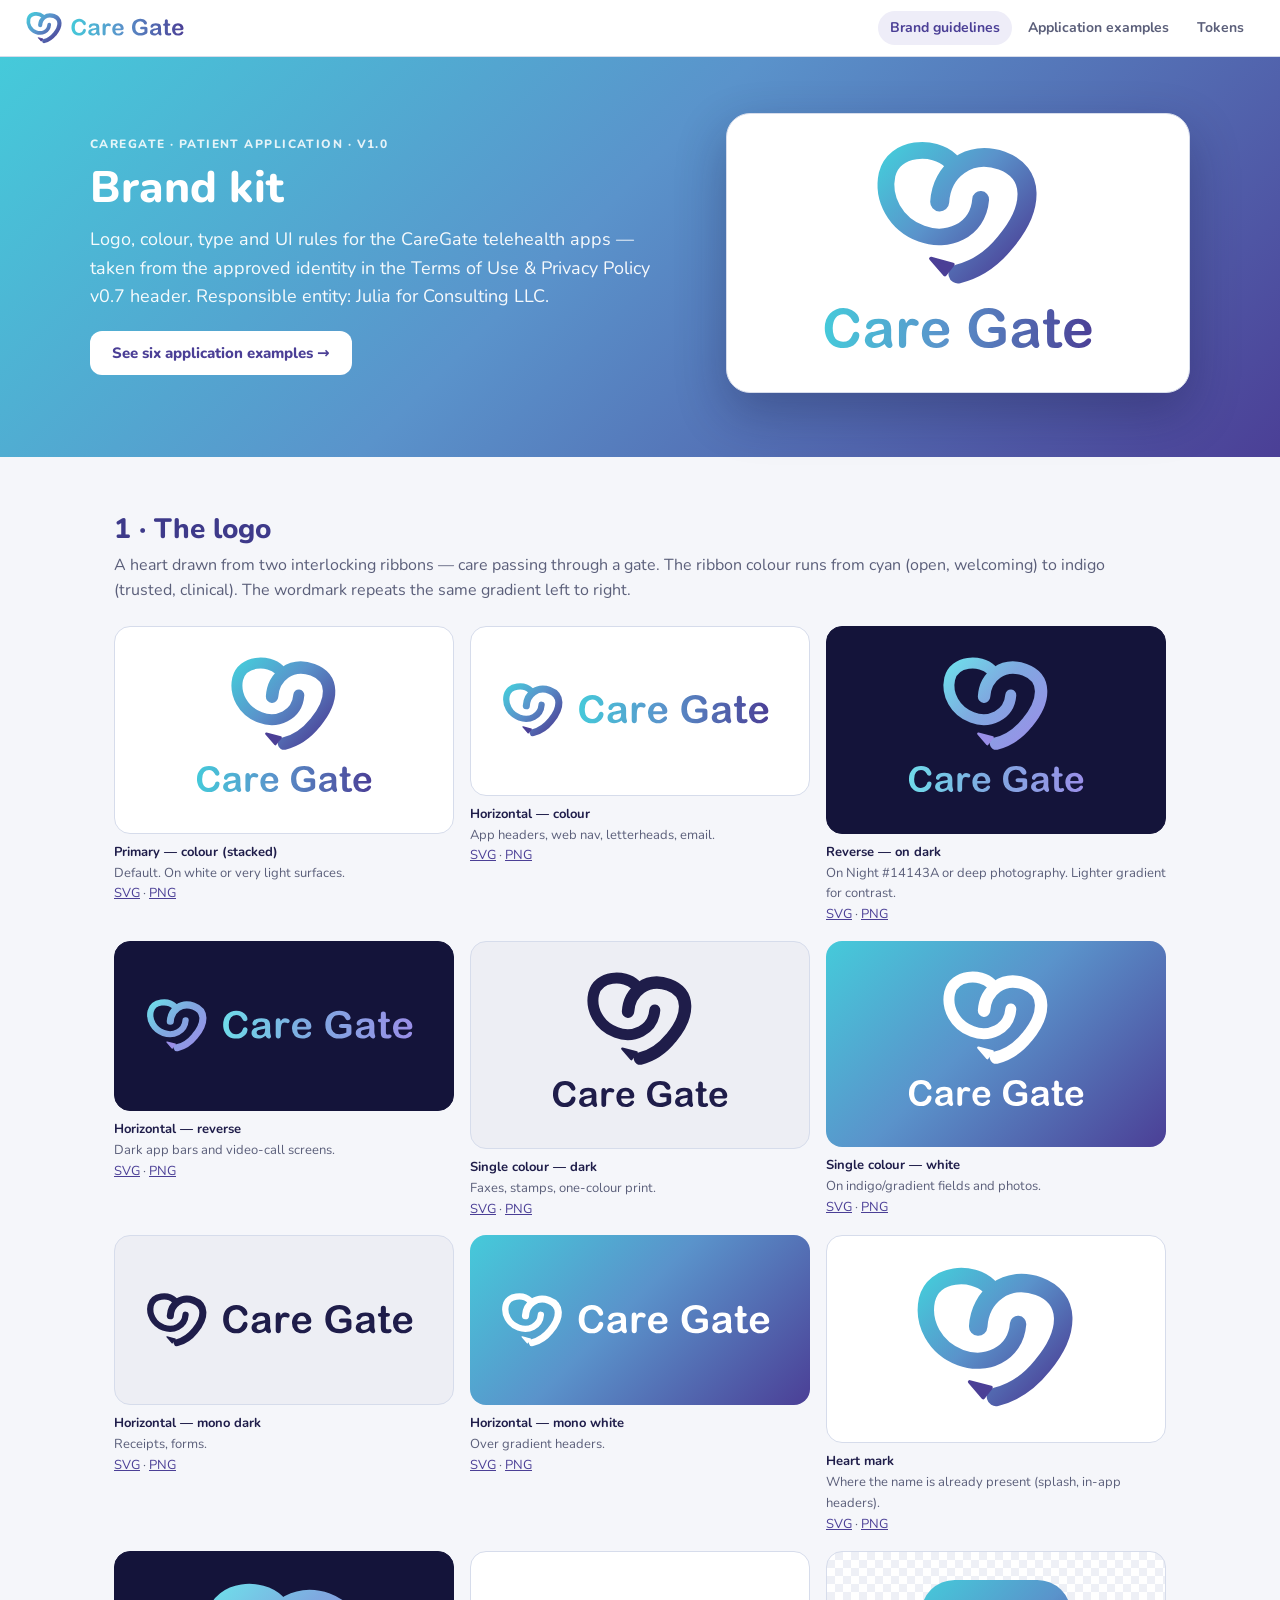
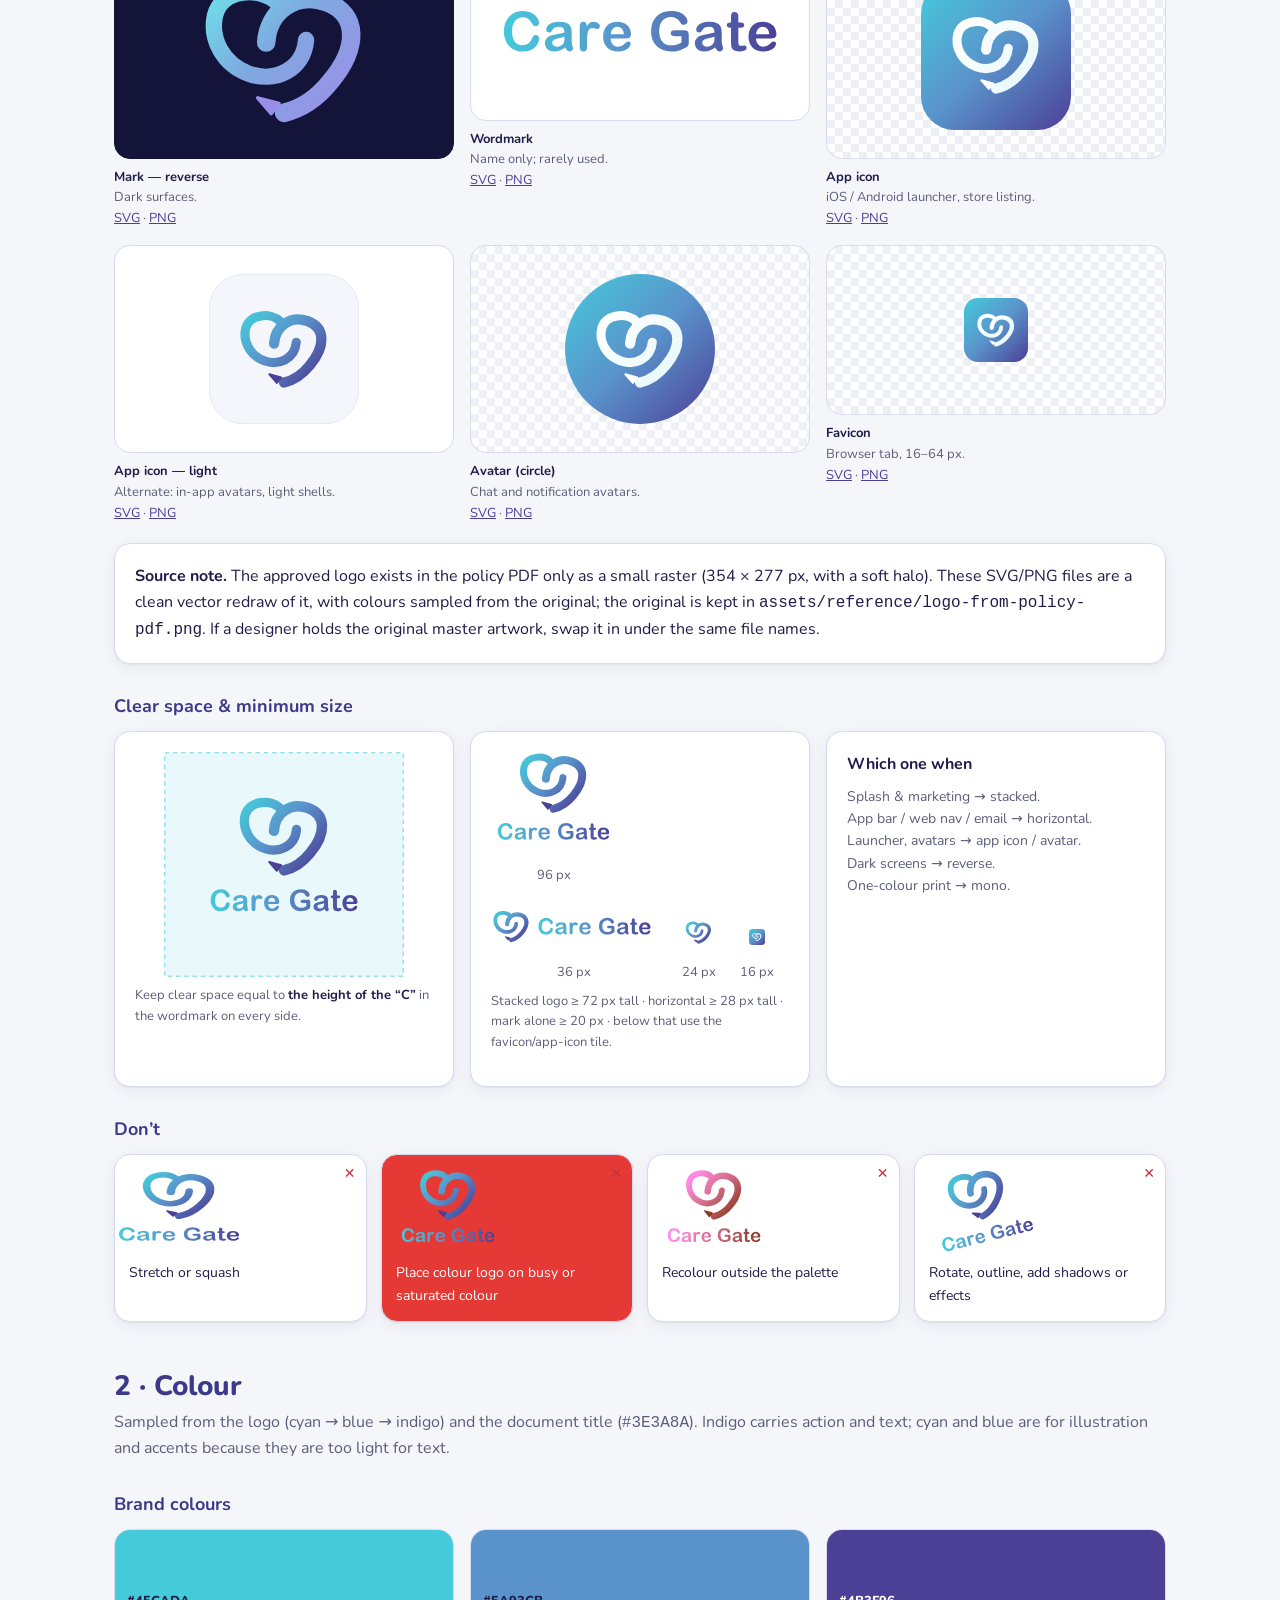
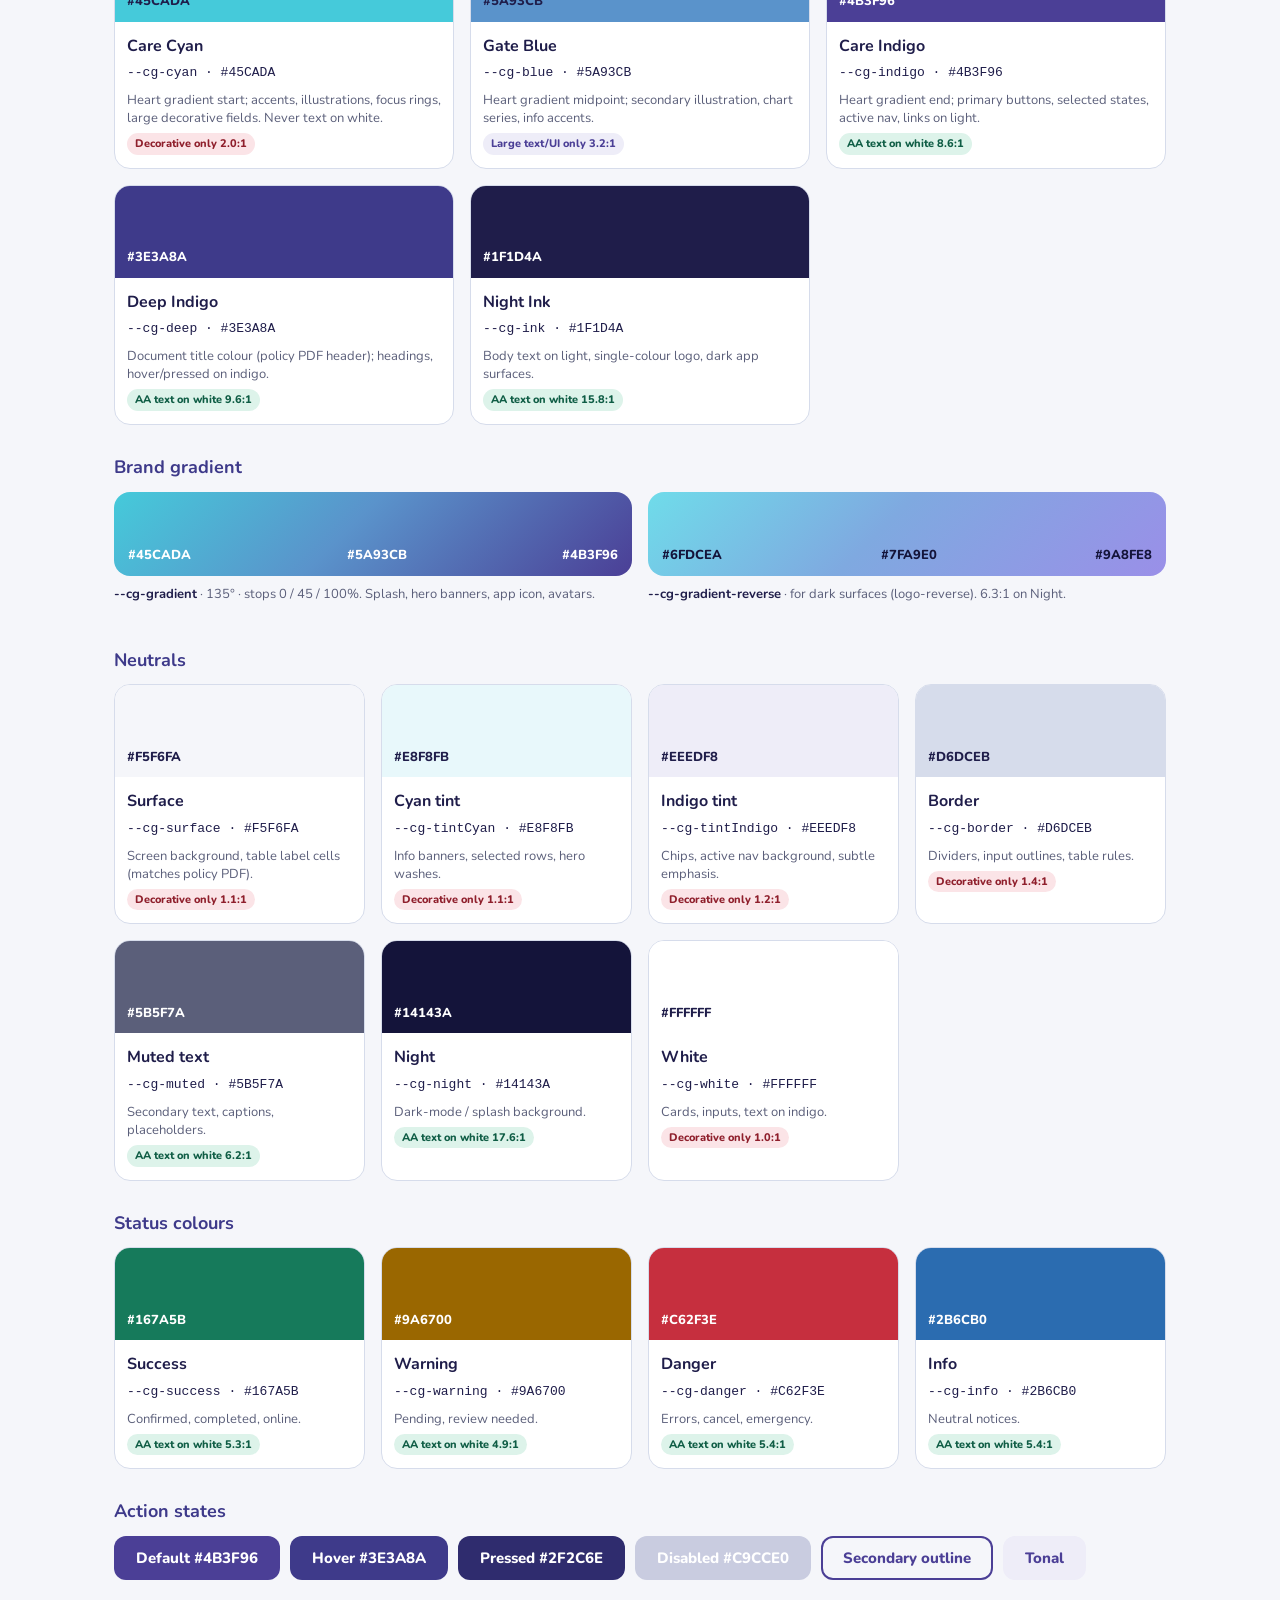
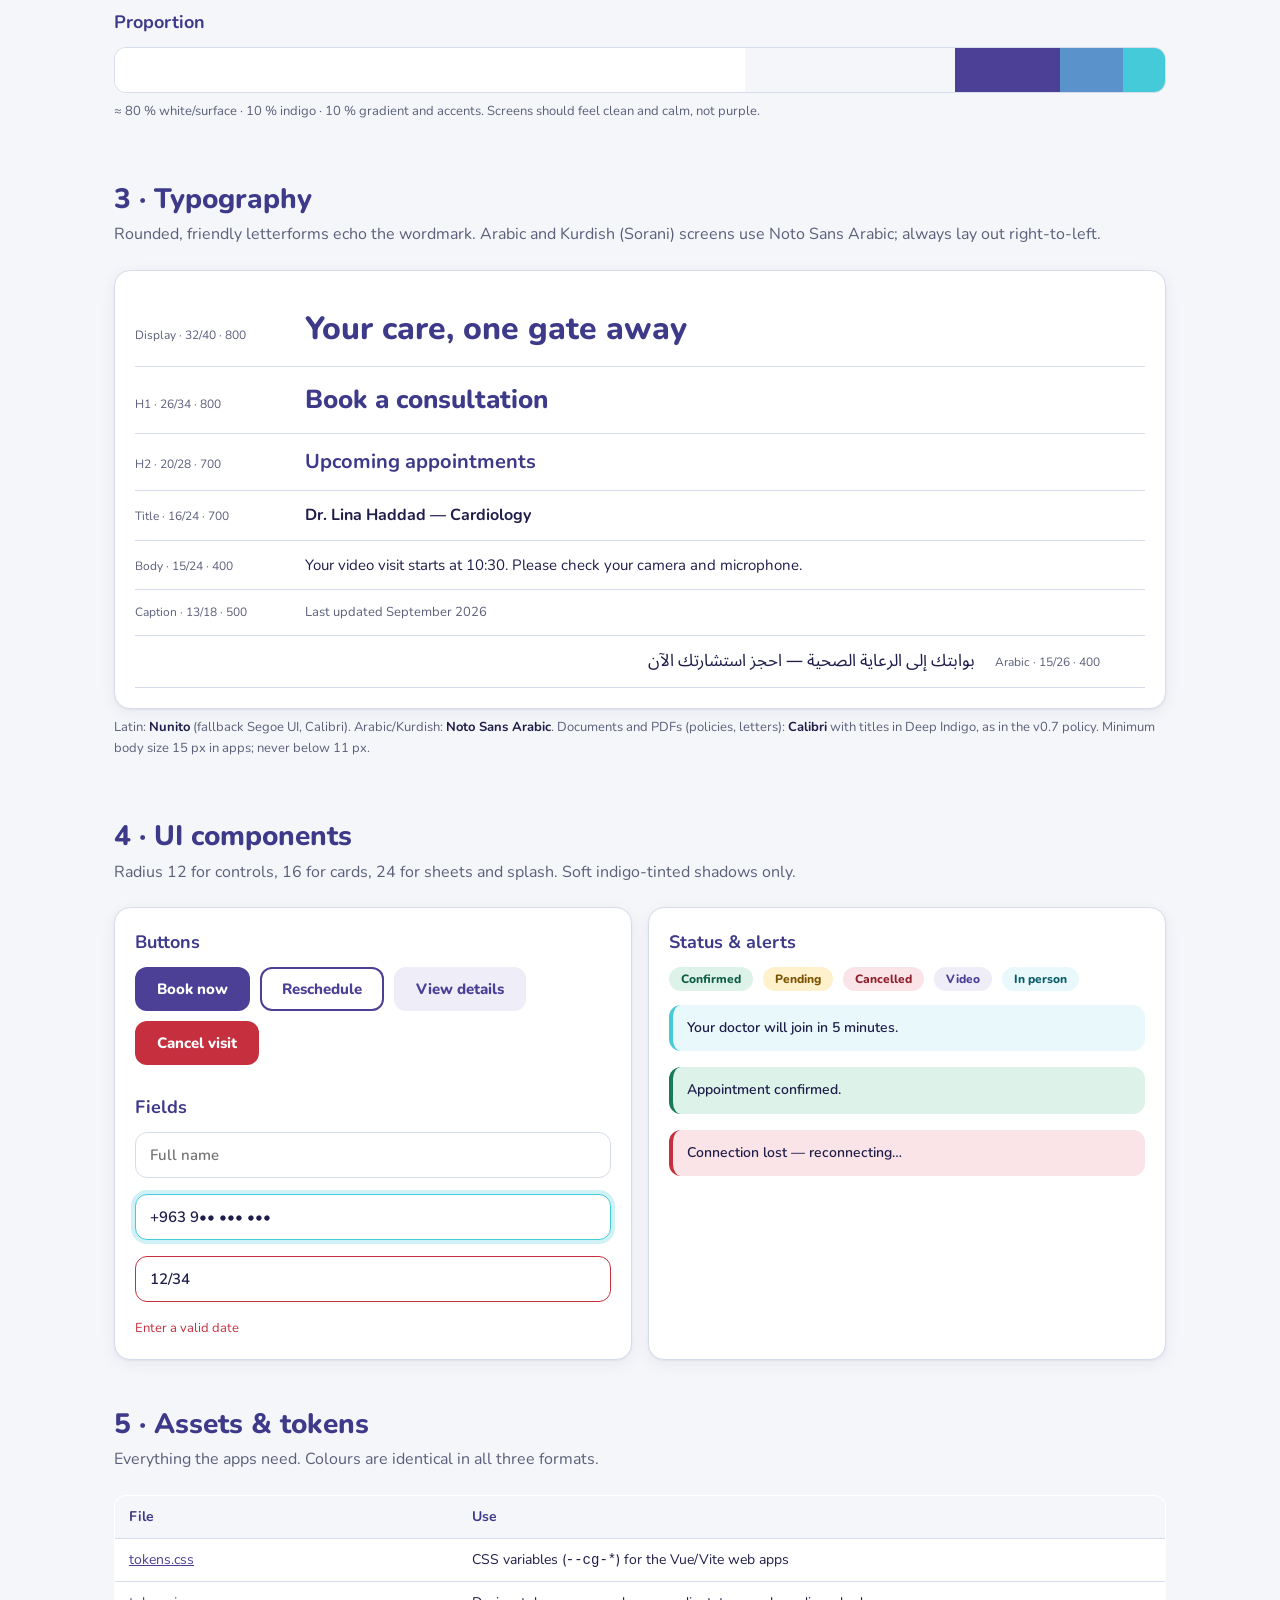
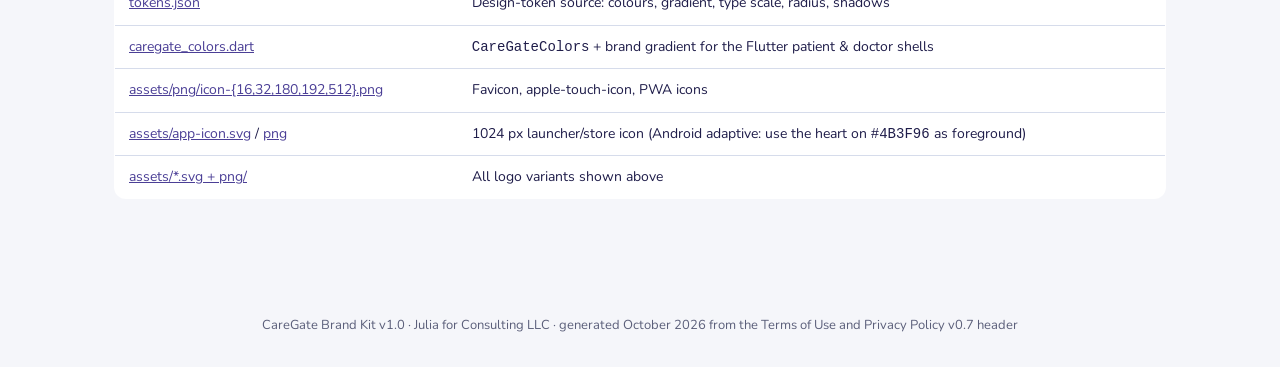
<file: CareGate Brand Kit/index.html>
<!doctype html><html lang="en"><head><meta charset="utf-8"><meta name="viewport" content="width=device-width,initial-scale=1"><title>CareGate — Brand Kit</title><link rel="icon" href="assets/favicon.svg"><link rel="preconnect" href="https://fonts.googleapis.com"><link href="https://fonts.googleapis.com/css2?family=Nunito:wght@400;600;700;800&family=Noto+Sans+Arabic:wght@400;600;700&display=swap" rel="stylesheet"><link rel="stylesheet" href="kit.css"></head><body><header class="top"><img src="assets/logo-horizontal.svg" alt="CareGate"><nav><a href="index.html" class="on">Brand guidelines</a><a href="design-examples.html" class="">Application examples</a><a href="tokens.json" class="">Tokens</a></nav></header>
<div class="hero"><div><div><span class="eyebrow">CareGate · Patient Application · v1.0</span><h1>Brand kit</h1><p>Logo, colour, type and UI rules for the CareGate telehealth apps — taken from the approved identity in the Terms of Use &amp; Privacy Policy v0.7 header. Responsible entity: Julia for Consulting LLC.</p><a class="btn light" href="design-examples.html">See six application examples →</a></div><div class="stage"><img src="assets/logo-primary.svg" alt="CareGate logo" style="max-height:230px"></div></div></div>
<main>
<section id="logo"><h2>1 · The logo</h2><p class="lead">A heart drawn from two interlocking ribbons — care passing through a gate. The ribbon colour runs from cyan (open, welcoming) to indigo (trusted, clinical). The wordmark repeats the same gradient left to right.</p>
<div class="grid g3"><div><div class="stage "><img src="assets/logo-primary.svg" alt="Primary — colour (stacked)"></div><div class="cap"><b>Primary — colour (stacked)</b><br>Default. On white or very light surfaces.<br><a href="assets/logo-primary.svg" download>SVG</a> · <a href="assets/png/logo-primary.png" download>PNG</a></div></div><div><div class="stage "><img src="assets/logo-horizontal.svg" alt="Horizontal — colour"></div><div class="cap"><b>Horizontal — colour</b><br>App headers, web nav, letterheads, email.<br><a href="assets/logo-horizontal.svg" download>SVG</a> · <a href="assets/png/logo-horizontal.png" download>PNG</a></div></div><div><div class="stage dark"><img src="assets/logo-reverse.svg" alt="Reverse — on dark"></div><div class="cap"><b>Reverse — on dark</b><br>On Night #14143A or deep photography. Lighter gradient for contrast.<br><a href="assets/logo-reverse.svg" download>SVG</a> · <a href="assets/png/logo-reverse.png" download>PNG</a></div></div><div><div class="stage dark"><img src="assets/logo-horizontal-reverse.svg" alt="Horizontal — reverse"></div><div class="cap"><b>Horizontal — reverse</b><br>Dark app bars and video-call screens.<br><a href="assets/logo-horizontal-reverse.svg" download>SVG</a> · <a href="assets/png/logo-horizontal-reverse.png" download>PNG</a></div></div><div><div class="stage grey"><img src="assets/logo-mono-dark.svg" alt="Single colour — dark"></div><div class="cap"><b>Single colour — dark</b><br>Faxes, stamps, one-colour print.<br><a href="assets/logo-mono-dark.svg" download>SVG</a> · <a href="assets/png/logo-mono-dark.png" download>PNG</a></div></div><div><div class="stage grad"><img src="assets/logo-mono-white.svg" alt="Single colour — white"></div><div class="cap"><b>Single colour — white</b><br>On indigo/gradient fields and photos.<br><a href="assets/logo-mono-white.svg" download>SVG</a> · <a href="assets/png/logo-mono-white.png" download>PNG</a></div></div><div><div class="stage grey"><img src="assets/logo-horizontal-mono-dark.svg" alt="Horizontal — mono dark"></div><div class="cap"><b>Horizontal — mono dark</b><br>Receipts, forms.<br><a href="assets/logo-horizontal-mono-dark.svg" download>SVG</a> · <a href="assets/png/logo-horizontal-mono-dark.png" download>PNG</a></div></div><div><div class="stage grad"><img src="assets/logo-horizontal-mono-white.svg" alt="Horizontal — mono white"></div><div class="cap"><b>Horizontal — mono white</b><br>Over gradient headers.<br><a href="assets/logo-horizontal-mono-white.svg" download>SVG</a> · <a href="assets/png/logo-horizontal-mono-white.png" download>PNG</a></div></div><div><div class="stage "><img src="assets/mark-primary.svg" alt="Heart mark"></div><div class="cap"><b>Heart mark</b><br>Where the name is already present (splash, in-app headers).<br><a href="assets/mark-primary.svg" download>SVG</a> · <a href="assets/png/mark-primary.png" download>PNG</a></div></div><div><div class="stage dark"><img src="assets/mark-reverse.svg" alt="Mark — reverse"></div><div class="cap"><b>Mark — reverse</b><br>Dark surfaces.<br><a href="assets/mark-reverse.svg" download>SVG</a> · <a href="assets/png/mark-reverse.png" download>PNG</a></div></div><div><div class="stage "><img src="assets/wordmark.svg" alt="Wordmark"></div><div class="cap"><b>Wordmark</b><br>Name only; rarely used.<br><a href="assets/wordmark.svg" download>SVG</a> · <a href="assets/png/wordmark.png" download>PNG</a></div></div><div><div class="stage check"><img src="assets/app-icon.svg" alt="App icon"></div><div class="cap"><b>App icon</b><br>iOS / Android launcher, store listing.<br><a href="assets/app-icon.svg" download>SVG</a> · <a href="assets/png/app-icon.png" download>PNG</a></div></div><div><div class="stage "><img src="assets/app-icon-light.svg" alt="App icon — light"></div><div class="cap"><b>App icon — light</b><br>Alternate: in-app avatars, light shells.<br><a href="assets/app-icon-light.svg" download>SVG</a> · <a href="assets/png/app-icon-light.png" download>PNG</a></div></div><div><div class="stage check"><img src="assets/avatar.svg" alt="Avatar (circle)"></div><div class="cap"><b>Avatar (circle)</b><br>Chat and notification avatars.<br><a href="assets/avatar.svg" download>SVG</a> · <a href="assets/png/avatar.png" download>PNG</a></div></div><div><div class="stage check"><img src="assets/favicon.svg" alt="Favicon"></div><div class="cap"><b>Favicon</b><br>Browser tab, 16–64 px.<br><a href="assets/favicon.svg" download>SVG</a> · <a href="assets/png/favicon.png" download>PNG</a></div></div></div>
<div class="card" style="margin-top:20px"><b>Source note.</b> The approved logo exists in the policy PDF only as a small raster (354 × 277 px, with a soft halo). These SVG/PNG files are a clean vector redraw of it, with colours sampled from the original; the original is kept in <code>assets/reference/logo-from-policy-pdf.png</code>. If a designer holds the original master artwork, swap it in under the same file names.</div>
<h3>Clear space &amp; minimum size</h3>
<div class="grid g3"><div class="card"><div class="stage" style="min-height:0;padding:0;border:0"><svg viewBox="0 0 320 300" width="240"><rect x="1" y="1" width="318" height="298" fill="#E8F8FB" stroke="#45CADA" stroke-dasharray="6 5"/><image href="assets/logo-primary.svg" x="50" y="40" width="220" height="205"/></svg></div><p class="cap">Keep clear space equal to <b>the height of the “C”</b> in the wordmark on every side.</p></div>
<div class="card"><div class="ui" style="align-items:flex-end;gap:24px"><div style="text-align:center"><img src="assets/logo-primary.svg" height="96"><div class="cap">96 px</div></div><div style="text-align:center"><img src="assets/logo-horizontal.svg" height="36"><div class="cap">36 px</div></div><div style="text-align:center"><img src="assets/mark-primary.svg" height="24"><div class="cap">24 px</div></div><div style="text-align:center"><img src="assets/favicon.svg" height="16"><div class="cap">16 px</div></div></div><p class="cap">Stacked logo ≥ 72 px tall · horizontal ≥ 28 px tall · mark alone ≥ 20 px · below that use the favicon/app-icon tile.</p></div>
<div class="card"><b>Which one when</b><p class="cap" style="font-size:14px">Splash &amp; marketing → stacked.<br>App bar / web nav / email → horizontal.<br>Launcher, avatars → app icon / avatar.<br>Dark screens → reverse.<br>One-colour print → mono.</p></div></div>
<h3>Don’t</h3>
<div class="dd"><div class="card x"><img src="assets/logo-primary.svg" style="transform:scaleX(1.35);height:80px;width:100px;object-fit:fill"><p>Stretch or squash</p></div><div class="card x" style="background:#E53935"><img src="assets/logo-primary.svg" height="80"><p style="color:#fff">Place colour logo on busy or saturated colour</p></div><div class="card x"><img src="assets/logo-primary.svg" style="filter:hue-rotate(120deg);height:80px"><p>Recolour outside the palette</p></div><div class="card x"><img src="assets/logo-primary.svg" style="transform:rotate(-14deg);height:80px"><p>Rotate, outline, add shadows or effects</p></div></div></section>

<section id="colour"><h2>2 · Colour</h2><p class="lead">Sampled from the logo (cyan → blue → indigo) and the document title (<code>#3E3A8A</code>). Indigo carries action and text; cyan and blue are for illustration and accents because they are too light for text.</p>
<h3>Brand colours</h3><div class="grid g3"><div class="sw"><div class="c" style="background:#45CADA;color:#1F1D4A">#45CADA</div><div class="t"><b>Care Cyan</b><code>--cg-cyan · #45CADA</code><p>Heart gradient start; accents, illustrations, focus rings, large decorative fields. Never text on white.</p><span class="pill no">Decorative only 2.0:1</span></div></div><div class="sw"><div class="c" style="background:#5A93CB;color:#1F1D4A">#5A93CB</div><div class="t"><b>Gate Blue</b><code>--cg-blue · #5A93CB</code><p>Heart gradient midpoint; secondary illustration, chart series, info accents.</p><span class="pill">Large text/UI only 3.2:1</span></div></div><div class="sw"><div class="c" style="background:#4B3F96;color:#fff">#4B3F96</div><div class="t"><b>Care Indigo</b><code>--cg-indigo · #4B3F96</code><p>Heart gradient end; primary buttons, selected states, active nav, links on light.</p><span class="pill ok">AA text on white 8.6:1</span></div></div><div class="sw"><div class="c" style="background:#3E3A8A;color:#fff">#3E3A8A</div><div class="t"><b>Deep Indigo</b><code>--cg-deep · #3E3A8A</code><p>Document title colour (policy PDF header); headings, hover/pressed on indigo.</p><span class="pill ok">AA text on white 9.6:1</span></div></div><div class="sw"><div class="c" style="background:#1F1D4A;color:#fff">#1F1D4A</div><div class="t"><b>Night Ink</b><code>--cg-ink · #1F1D4A</code><p>Body text on light, single-colour logo, dark app surfaces.</p><span class="pill ok">AA text on white 15.8:1</span></div></div></div>
<h3>Brand gradient</h3><div class="grid g2"><div><div class="gradbar"><span>#45CADA</span><span>#5A93CB</span><span>#4B3F96</span></div><p class="cap"><b>--cg-gradient</b> · 135° · stops 0 / 45 / 100%. Splash, hero banners, app icon, avatars.</p></div><div><div class="gradbar" style="background:var(--cg-gradient-reverse);color:#14143A"><span>#6FDCEA</span><span>#7FA9E0</span><span>#9A8FE8</span></div><p class="cap"><b>--cg-gradient-reverse</b> · for dark surfaces (logo-reverse). 6.3:1 on Night.</p></div></div>
<h3>Neutrals</h3><div class="grid g4"><div class="sw"><div class="c" style="background:#F5F6FA;color:#1F1D4A">#F5F6FA</div><div class="t"><b>Surface</b><code>--cg-surface · #F5F6FA</code><p>Screen background, table label cells (matches policy PDF).</p><span class="pill no">Decorative only 1.1:1</span></div></div><div class="sw"><div class="c" style="background:#E8F8FB;color:#1F1D4A">#E8F8FB</div><div class="t"><b>Cyan tint</b><code>--cg-tintCyan · #E8F8FB</code><p>Info banners, selected rows, hero washes.</p><span class="pill no">Decorative only 1.1:1</span></div></div><div class="sw"><div class="c" style="background:#EEEDF8;color:#1F1D4A">#EEEDF8</div><div class="t"><b>Indigo tint</b><code>--cg-tintIndigo · #EEEDF8</code><p>Chips, active nav background, subtle emphasis.</p><span class="pill no">Decorative only 1.2:1</span></div></div><div class="sw"><div class="c" style="background:#D6DCEB;color:#1F1D4A">#D6DCEB</div><div class="t"><b>Border</b><code>--cg-border · #D6DCEB</code><p>Dividers, input outlines, table rules.</p><span class="pill no">Decorative only 1.4:1</span></div></div><div class="sw"><div class="c" style="background:#5B5F7A;color:#fff">#5B5F7A</div><div class="t"><b>Muted text</b><code>--cg-muted · #5B5F7A</code><p>Secondary text, captions, placeholders.</p><span class="pill ok">AA text on white 6.2:1</span></div></div><div class="sw"><div class="c" style="background:#14143A;color:#fff">#14143A</div><div class="t"><b>Night</b><code>--cg-night · #14143A</code><p>Dark-mode / splash background.</p><span class="pill ok">AA text on white 17.6:1</span></div></div><div class="sw"><div class="c" style="background:#FFFFFF;color:#1F1D4A">#FFFFFF</div><div class="t"><b>White</b><code>--cg-white · #FFFFFF</code><p>Cards, inputs, text on indigo.</p><span class="pill no">Decorative only 1.0:1</span></div></div></div>
<h3>Status colours</h3><div class="grid g4"><div class="sw"><div class="c" style="background:#167A5B;color:#fff">#167A5B</div><div class="t"><b>Success</b><code>--cg-success · #167A5B</code><p>Confirmed, completed, online.</p><span class="pill ok">AA text on white 5.3:1</span></div></div><div class="sw"><div class="c" style="background:#9A6700;color:#fff">#9A6700</div><div class="t"><b>Warning</b><code>--cg-warning · #9A6700</code><p>Pending, review needed.</p><span class="pill ok">AA text on white 4.9:1</span></div></div><div class="sw"><div class="c" style="background:#C62F3E;color:#fff">#C62F3E</div><div class="t"><b>Danger</b><code>--cg-danger · #C62F3E</code><p>Errors, cancel, emergency.</p><span class="pill ok">AA text on white 5.4:1</span></div></div><div class="sw"><div class="c" style="background:#2B6CB0;color:#fff">#2B6CB0</div><div class="t"><b>Info</b><code>--cg-info · #2B6CB0</code><p>Neutral notices.</p><span class="pill ok">AA text on white 5.4:1</span></div></div></div>
<h3>Action states</h3><div class="ui"><span class="btn">Default #4B3F96</span><span class="btn" style="background:#3E3A8A">Hover #3E3A8A</span><span class="btn" style="background:#2F2C6E">Pressed #2F2C6E</span><span class="btn off">Disabled #C9CCE0</span><span class="btn ghost">Secondary outline</span><span class="btn sec">Tonal</span></div>
<h3>Proportion</h3><div style="display:flex;height:46px;border-radius:12px;overflow:hidden;border:1px solid var(--cg-border)"><div style="flex:60;background:#fff"></div><div style="flex:20;background:var(--cg-surface)"></div><div style="flex:10;background:var(--cg-primary)"></div><div style="flex:6;background:var(--cg-blue)"></div><div style="flex:4;background:var(--cg-cyan)"></div></div><p class="cap">≈ 80 % white/surface · 10 % indigo · 10 % gradient and accents. Screens should feel clean and calm, not purple.</p></section>

<section id="type"><h2>3 · Typography</h2><p class="lead">Rounded, friendly letterforms echo the wordmark. Arabic and Kurdish (Sorani) screens use Noto Sans Arabic; always lay out right-to-left.</p>
<div class="card type"><div class="s"><small>Display · 32/40 · 800</small><span style="font-size:32px;font-weight:800;color:var(--cg-deep)">Your care, one gate away</span></div><div class="s"><small>H1 · 26/34 · 800</small><span style="font-size:26px;font-weight:800;color:var(--cg-deep)">Book a consultation</span></div><div class="s"><small>H2 · 20/28 · 700</small><span style="font-size:20px;font-weight:700;color:var(--cg-deep)">Upcoming appointments</span></div><div class="s"><small>Title · 16/24 · 700</small><span style="font-size:16px;font-weight:700">Dr. Lina Haddad — Cardiology</span></div><div class="s"><small>Body · 15/24 · 400</small><span style="font-size:15px">Your video visit starts at 10:30. Please check your camera and microphone.</span></div><div class="s"><small>Caption · 13/18 · 500</small><span style="font-size:13px;color:var(--cg-muted)">Last updated September 2026</span></div><div class="s rtl"><small style="direction:ltr;font-family:var(--cg-font)">Arabic · 15/26 · 400</small><span style="font-size:17px">بوابتك إلى الرعاية الصحية — احجز استشارتك الآن</span></div></div>
<p class="cap">Latin: <b>Nunito</b> (fallback Segoe UI, Calibri). Arabic/Kurdish: <b>Noto Sans Arabic</b>. Documents and PDFs (policies, letters): <b>Calibri</b> with titles in Deep Indigo, as in the v0.7 policy. Minimum body size 15 px in apps; never below 11 px.</p></section>

<section id="ui"><h2>4 · UI components</h2><p class="lead">Radius 12 for controls, 16 for cards, 24 for sheets and splash. Soft indigo-tinted shadows only.</p>
<div class="grid g2"><div class="card"><h3 style="margin-top:0">Buttons</h3><div class="ui"><span class="btn">Book now</span><span class="btn ghost">Reschedule</span><span class="btn sec">View details</span><span class="btn" style="background:var(--cg-danger)">Cancel visit</span></div><h3>Fields</h3><div class="grid"><input class="input" placeholder="Full name"><input class="input f" value="+963 9•• ••• •••"><input class="input e" value="12/34"><div class="cap" style="color:var(--cg-danger);margin:0">Enter a valid date</div></div></div>
<div class="card"><h3 style="margin-top:0">Status &amp; alerts</h3><div class="ui"><span class="tag" style="background:#DDF3EA;color:#0F5D45">Confirmed</span><span class="tag" style="background:#FFF1CC;color:#7A5200">Pending</span><span class="tag" style="background:#FBE4E7;color:#8F1F2C">Cancelled</span><span class="tag" style="background:var(--cg-tintIndigo);color:var(--cg-primary)">Video</span><span class="tag" style="background:var(--cg-tintCyan);color:#0B5C6B">In person</span></div><div class="grid" style="margin-top:14px"><div class="alert" style="background:var(--cg-tintCyan);border-color:var(--cg-cyan)">Your doctor will join in 5 minutes.</div><div class="alert" style="background:#DDF3EA;border-color:var(--cg-success)">Appointment confirmed.</div><div class="alert" style="background:#FBE4E7;border-color:var(--cg-danger)">Connection lost — reconnecting…</div></div></div></div></section>

<section id="assets"><h2>5 · Assets &amp; tokens</h2><p class="lead">Everything the apps need. Colours are identical in all three formats.</p>
<table><thead><tr><th>File</th><th>Use</th></tr></thead><tbody>
<tr><td><a href="tokens.css">tokens.css</a></td><td>CSS variables (<code>--cg-*</code>) for the Vue/Vite web apps</td></tr>
<tr><td><a href="tokens.json">tokens.json</a></td><td>Design-token source: colours, gradient, type scale, radius, shadows</td></tr>
<tr><td><a href="caregate_colors.dart">caregate_colors.dart</a></td><td><code>CareGateColors</code> + brand gradient for the Flutter patient &amp; doctor shells</td></tr>
<tr><td><a href="assets/png/icon-512.png">assets/png/icon-{16,32,180,192,512}.png</a></td><td>Favicon, apple-touch-icon, PWA icons</td></tr>
<tr><td><a href="assets/app-icon.svg">assets/app-icon.svg</a> / <a href="assets/png/app-icon.png">png</a></td><td>1024 px launcher/store icon (Android adaptive: use the heart on <code>#4B3F96</code> as foreground)</td></tr>
<tr><td><a href="assets/">assets/*.svg + png/</a></td><td>All logo variants shown above</td></tr></tbody></table></section>
</main><footer>CareGate Brand Kit v1.0 · Julia for Consulting LLC · generated October 2026 from the Terms of Use and Privacy Policy v0.7 header</footer></body></html>
</file>
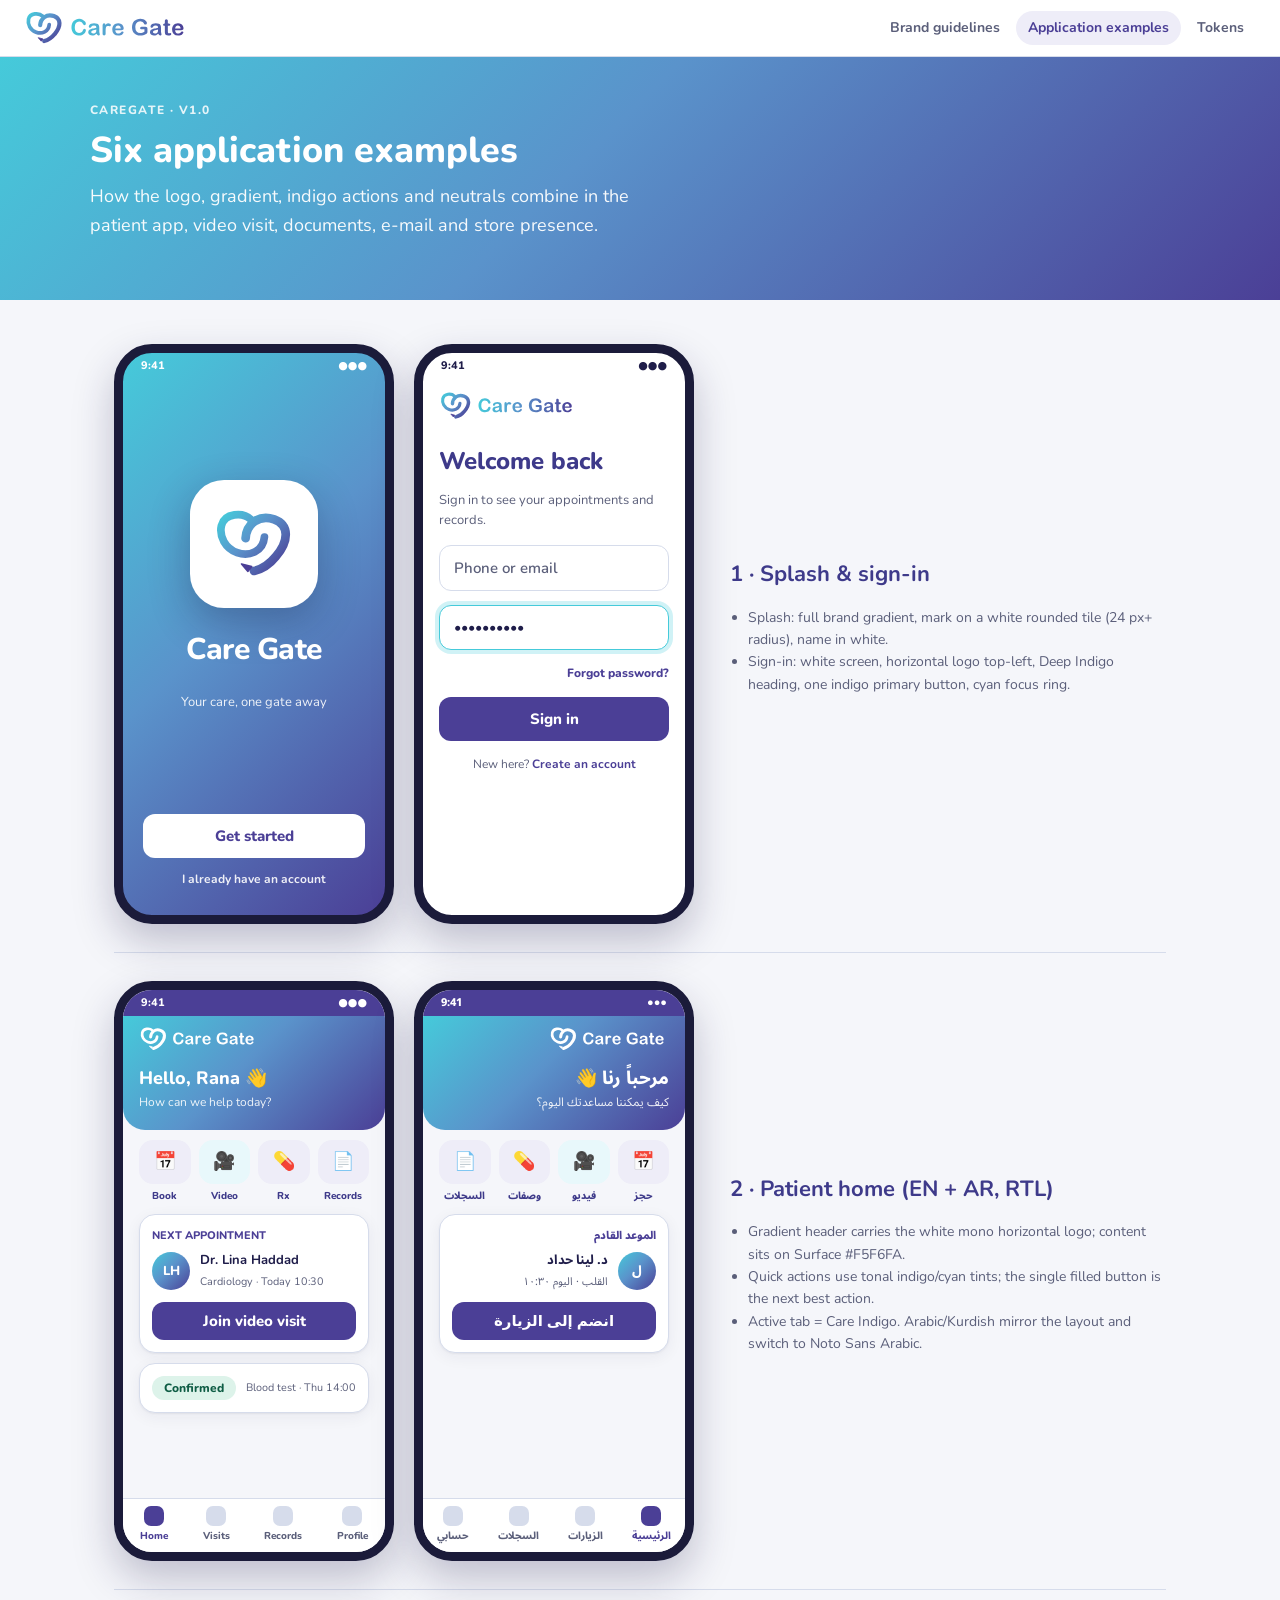
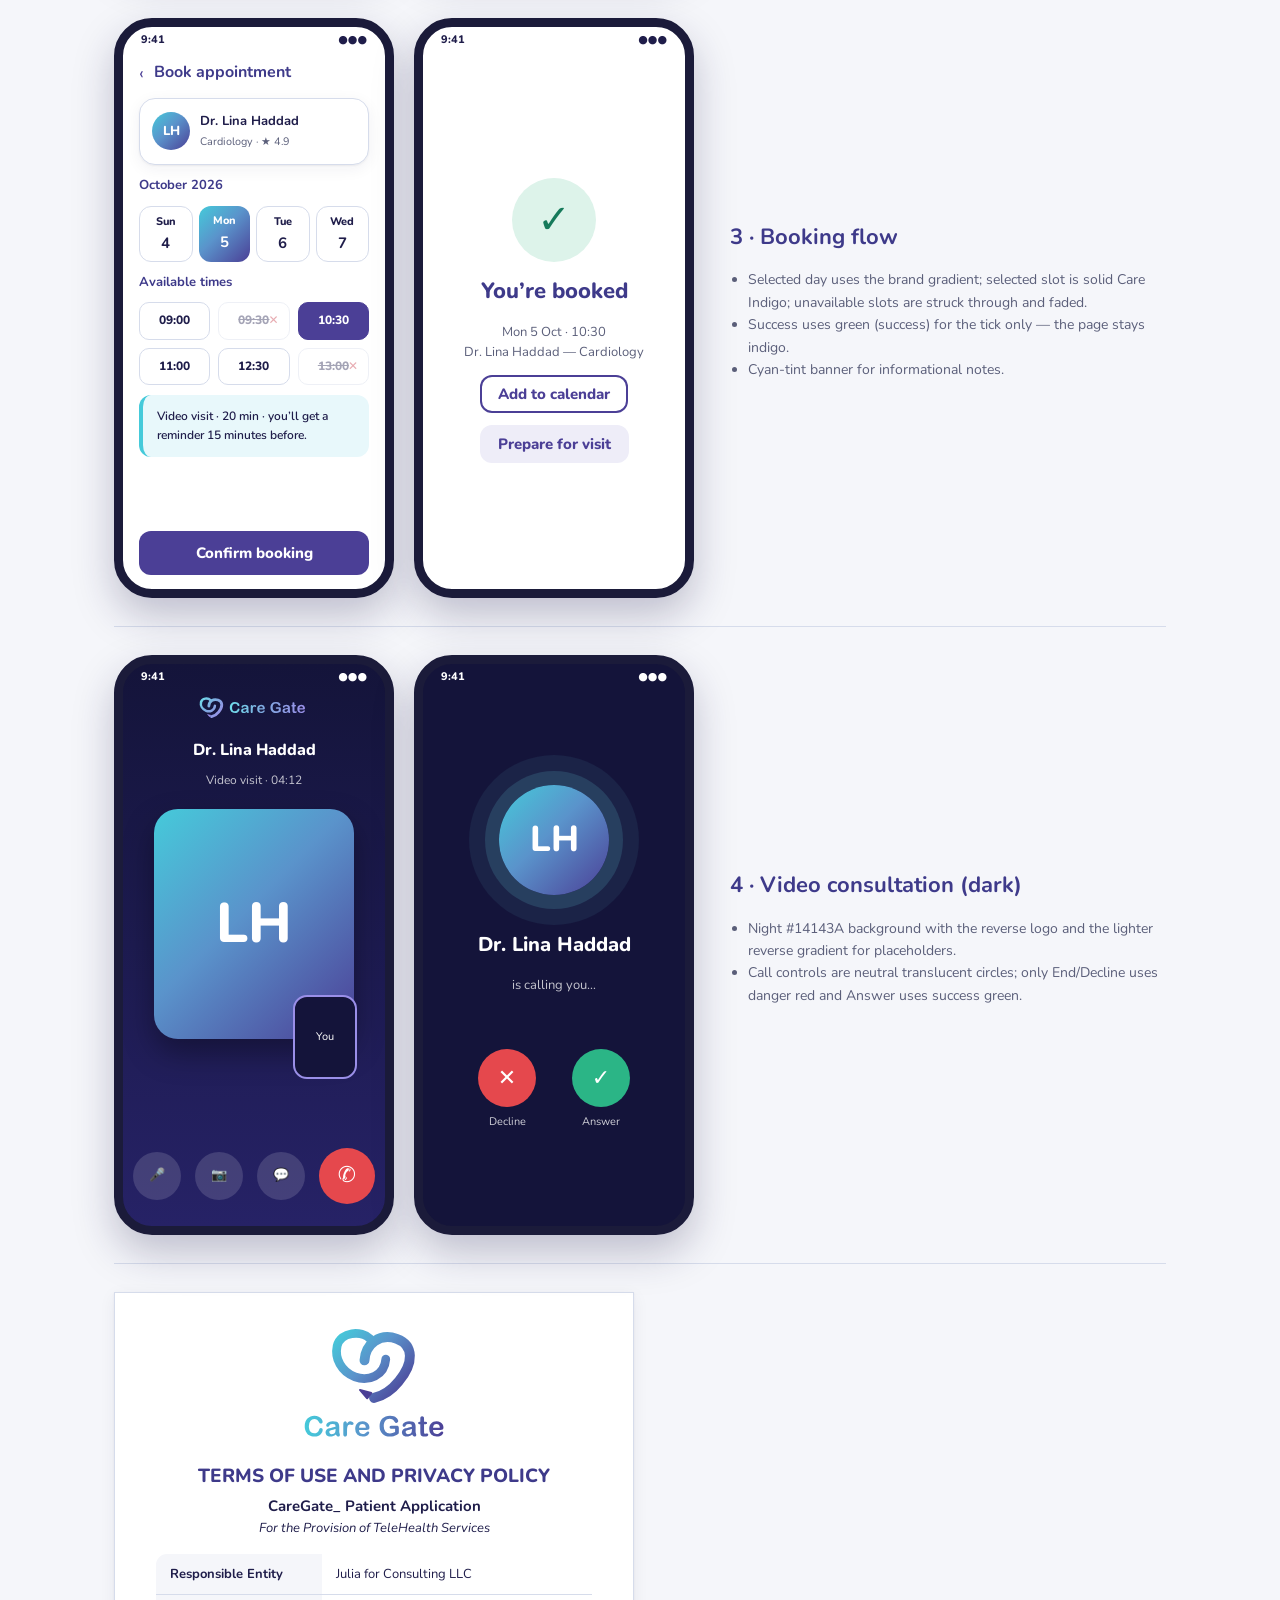
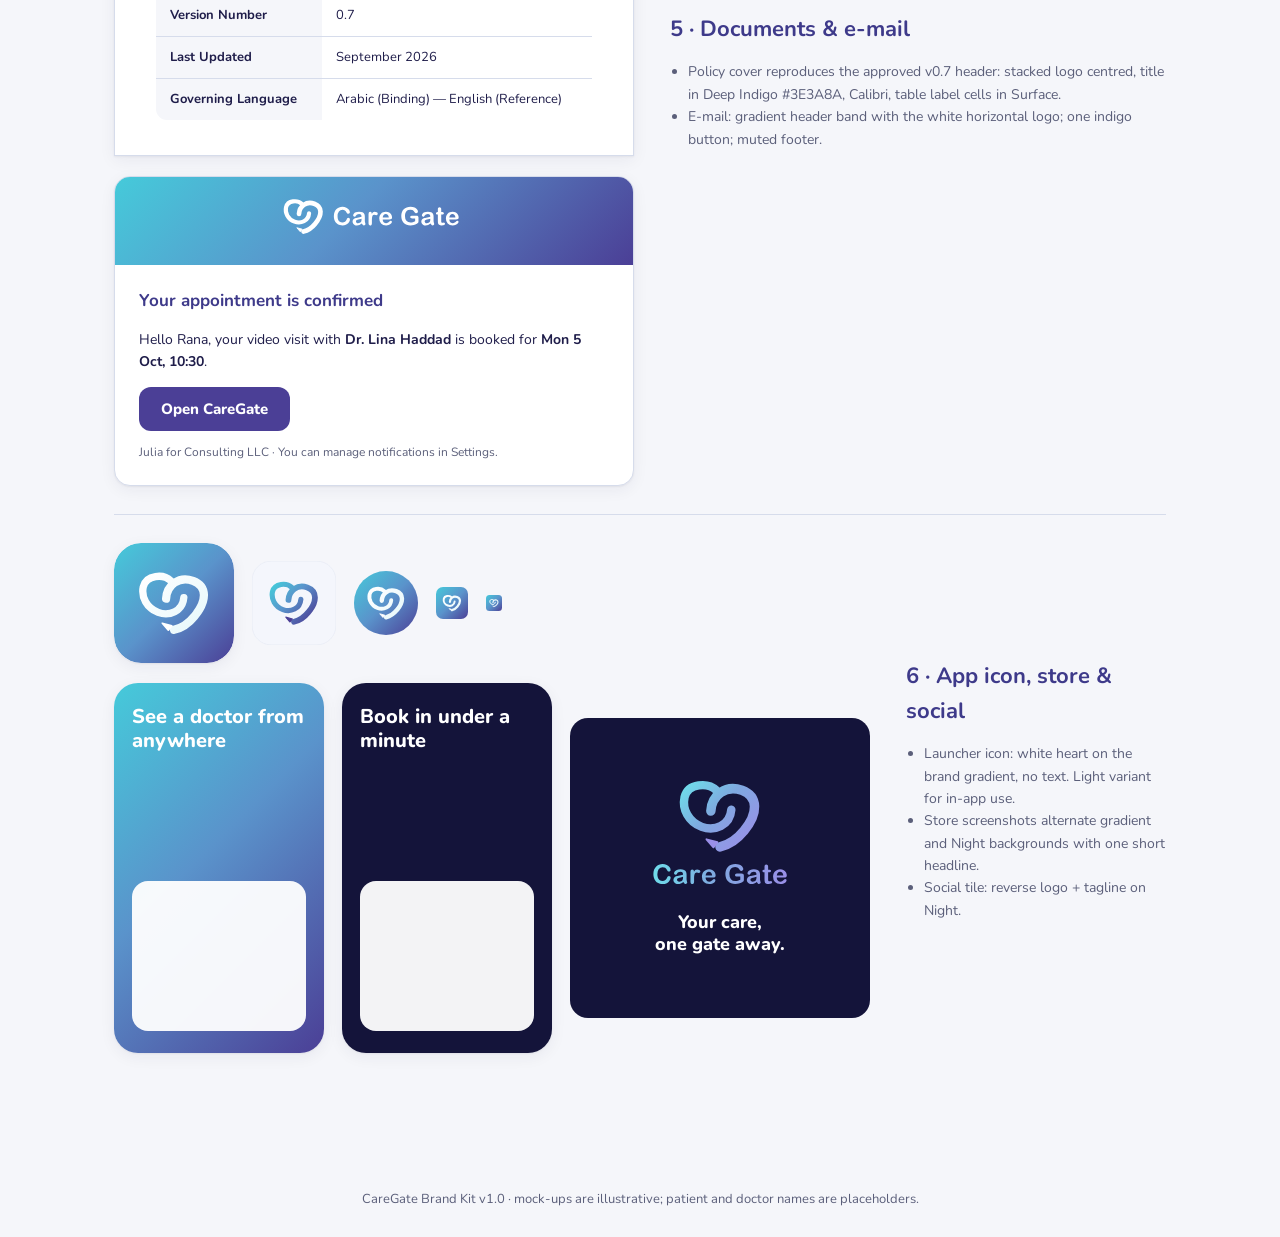
<file: CareGate Brand Kit/design-examples.html>
<!doctype html><html lang="en"><head><meta charset="utf-8"><meta name="viewport" content="width=device-width,initial-scale=1"><title>CareGate — Application examples</title><link rel="icon" href="assets/favicon.svg"><link href="https://fonts.googleapis.com/css2?family=Nunito:wght@400;600;700;800&family=Noto+Sans+Arabic:wght@400;600;700&display=swap" rel="stylesheet"><link rel="stylesheet" href="kit.css">
<style>
.ex{display:grid;grid-template-columns:auto 1fr;gap:36px;align-items:center;padding:28px 0;border-bottom:1px solid var(--cg-border)}.ex:last-child{border:0}.ex h3{margin:0 0 6px;font-size:22px}.ex ul{padding-left:18px;color:var(--cg-muted);font-size:14px}.ex .duo{display:flex;gap:20px;flex-wrap:wrap}
.ph{width:280px;height:580px;border-radius:38px;background:#fff;border:9px solid #1b1b3a;box-shadow:0 18px 40px rgba(31,29,74,.25);position:relative;overflow:hidden;display:flex;flex-direction:column;font-size:13px;flex:none}
.ph .sb{height:26px;display:flex;justify-content:space-between;align-items:center;padding:0 18px;font-size:11px;font-weight:800;flex:none}.ph .body{flex:1;overflow:hidden;padding:0 16px;display:flex;flex-direction:column;gap:10px}
.ph.dk{background:var(--cg-night);color:#fff}.ph.gr{background:var(--cg-gradient);color:#fff}
.tabs{height:54px;border-top:1px solid var(--cg-border);display:flex;justify-content:space-around;align-items:center;font-size:10px;font-weight:800;color:var(--cg-muted);flex:none;background:#fff}.tabs span{display:grid;justify-items:center;gap:2px}.tabs i{width:20px;height:20px;border-radius:7px;background:var(--cg-border);display:block}.tabs .on{color:var(--cg-primary)}.tabs .on i{background:var(--cg-primary)}
.bar{background:var(--cg-gradient);margin:0 -16px;padding:10px 16px 18px;color:#fff;border-radius:0 0 22px 22px}.bar img{height:26px;display:block}
.c2{background:#fff;border:1px solid var(--cg-border);border-radius:16px;padding:12px;box-shadow:var(--cg-shadow-card)}.c2 b{display:block;color:var(--cg-ink)}.c2 small{color:var(--cg-muted)}
.av{width:38px;height:38px;border-radius:50%;background:var(--cg-gradient);flex:none;display:grid;place-items:center;color:#fff;font-weight:800}.row{display:flex;gap:10px;align-items:center}
.q{display:grid;grid-template-columns:repeat(4,1fr);gap:8px;text-align:center;font-size:10px;font-weight:800;color:var(--cg-deep)}.q i{display:grid;place-items:center;height:44px;border-radius:14px;background:var(--cg-tintIndigo);margin-bottom:4px;font-style:normal;font-size:18px}.q span:nth-child(2) i{background:var(--cg-tintCyan)}
.slot{border:1.5px solid var(--cg-border);border-radius:10px;padding:8px 0;text-align:center;font-weight:800;font-size:12px}.slot.on{background:var(--cg-primary);border-color:var(--cg-primary);color:#fff}.slot.x{opacity:.4;text-decoration:line-through}
.days{display:flex;gap:6px}.days div{flex:1;text-align:center;border-radius:12px;padding:6px 0;border:1.5px solid var(--cg-border);font-weight:800;font-size:11px}.days b{display:block;font-size:15px}.days .on{background:var(--cg-gradient);color:#fff;border:0}
.doc{width:520px;background:#fff;border:1px solid var(--cg-border);box-shadow:var(--cg-shadow-card);padding:34px 40px;font-family:Calibri,'Carlito',Nunito,sans-serif}.doc .t{text-align:center;color:var(--cg-deep);font-weight:800;font-size:19px;text-transform:uppercase;margin-top:6px}.doc .s{text-align:center;font-weight:700;font-size:15px;margin-top:2px}.doc table{margin-top:14px;font-size:13px}.doc td:first-child{background:var(--cg-surface);font-weight:700;width:38%}
.mail{width:520px;border-radius:16px;overflow:hidden;border:1px solid var(--cg-border);background:#fff;box-shadow:var(--cg-shadow-card)}.mail .h{background:var(--cg-gradient);padding:20px;text-align:center}.mail .h img{height:40px}.mail .b{padding:22px 24px;font-size:14px}
.store{display:flex;gap:18px;align-items:center;flex-wrap:wrap}.shot{width:210px;height:370px;border-radius:24px;background:var(--cg-gradient);color:#fff;padding:22px 18px;display:flex;flex-direction:column;justify-content:space-between;box-shadow:var(--cg-shadow-card)}.shot b{font-size:20px;line-height:1.2;font-weight:800}.shot .m{background:#fff;border-radius:16px;height:150px;opacity:.95}
.soc{width:300px;height:300px;border-radius:18px;background:var(--cg-night);display:grid;place-items:center;text-align:center;color:#fff;padding:20px}.soc p{font-weight:800;font-size:18px;margin:8px 0 0;line-height:1.25}
@media(max-width:900px){.ex{grid-template-columns:1fr}.doc,.mail{width:100%}}
</style></head><body>
<header class="top"><img src="assets/logo-horizontal.svg" alt="CareGate"><nav><a href="index.html">Brand guidelines</a><a href="design-examples.html" class="on">Application examples</a><a href="tokens.json">Tokens</a></nav></header>
<div class="hero" style="padding:40px 24px"><div style="grid-template-columns:1fr"><div><span class="eyebrow">CareGate · v1.0</span><h1 style="font-size:36px">Six application examples</h1><p>How the logo, gradient, indigo actions and neutrals combine in the patient app, video visit, documents, e-mail and store presence.</p></div></div></div>
<main>

<div class="ex" id="splash"><div class="duo">
<div class="ph gr"><div class="sb"><span>9:41</span><span>●●●</span></div><div class="body" style="align-items:center;justify-content:center;gap:18px;text-align:center"><div style="background:#fff;border-radius:34px;width:128px;height:128px;display:grid;place-items:center;box-shadow:0 14px 40px rgba(20,20,58,.3)"><img src="assets/mark-primary.svg" width="84"></div><img src="assets/logo-mono-white.svg" width="170" style="display:none"><div style="font-size:30px;font-weight:800;letter-spacing:-.5px">Care Gate</div><div style="opacity:.9;font-size:13px">Your care, one gate away</div></div><div style="padding:0 20px 26px"><div class="btn light" style="width:100%;justify-content:center">Get started</div><div style="text-align:center;margin-top:12px;font-weight:700;font-size:12px;opacity:.9">I already have an account</div></div></div>
<div class="ph"><div class="sb"><span>9:41</span><span>●●●</span></div><div class="body" style="gap:14px;padding-top:12px"><img src="assets/logo-horizontal.svg" height="30" style="align-self:flex-start"><div style="font-size:24px;font-weight:800;color:var(--cg-deep);line-height:1.2;margin-top:12px">Welcome back</div><div style="color:var(--cg-muted)">Sign in to see your appointments and records.</div><div class="input" style="color:var(--cg-muted)">Phone or email</div><div class="input f" style="font-size:14px">••••••••••</div><div style="color:var(--cg-primary);font-weight:800;font-size:12px;text-align:right">Forgot password?</div><div class="btn" style="justify-content:center">Sign in</div><div style="text-align:center;color:var(--cg-muted);font-size:12px">New here? <b style="color:var(--cg-primary)">Create an account</b></div></div></div></div>
<div><h3>1 · Splash &amp; sign-in</h3><ul><li>Splash: full brand gradient, mark on a white rounded tile (24 px+ radius), name in white.</li><li>Sign-in: white screen, horizontal logo top-left, Deep Indigo heading, one indigo primary button, cyan focus ring.</li></ul></div></div>

<div class="ex" id="home"><div class="duo">
<div class="ph" style="background:var(--cg-surface)"><div class="sb" style="background:var(--cg-primary);color:#fff"><span>9:41</span><span>●●●</span></div><div class="body" style="padding-top:0"><div class="bar" style="margin-top:0;background:var(--cg-primary);background:var(--cg-gradient)"><img src="assets/logo-horizontal-mono-white.svg"><div style="font-size:18px;font-weight:800;margin-top:12px">Hello, Rana 👋</div><div style="opacity:.9;font-size:12px">How can we help today?</div></div><div class="q"><span><i>📅</i>Book</span><span><i>🎥</i>Video</span><span><i>💊</i>Rx</span><span><i>📄</i>Records</span></div><div class="c2"><div style="font-size:11px;font-weight:800;color:var(--cg-primary)">NEXT APPOINTMENT</div><div class="row" style="margin-top:6px"><div class="av">LH</div><div><b>Dr. Lina Haddad</b><small>Cardiology · Today 10:30</small></div></div><div class="btn" style="width:100%;justify-content:center;margin-top:10px;padding:9px">Join video visit</div></div><div class="c2 row"><span class="tag" style="background:#DDF3EA;color:#0F5D45">Confirmed</span><small>Blood test · Thu 14:00</small></div></div><div class="tabs"><span class="on"><i></i>Home</span><span><i></i>Visits</span><span><i></i>Records</span><span><i></i>Profile</span></div></div>
<div class="ph rtl" style="background:var(--cg-surface)"><div class="sb" style="background:var(--cg-primary);color:#fff;direction:ltr"><span>9:41</span><span>●●●</span></div><div class="body" style="padding-top:0"><div class="bar" style="background:var(--cg-gradient)"><img src="assets/logo-horizontal-mono-white.svg"><div style="font-size:18px;font-weight:800;margin-top:12px">مرحباً رنا 👋</div><div style="opacity:.9;font-size:12px">كيف يمكننا مساعدتك اليوم؟</div></div><div class="q"><span><i>📅</i>حجز</span><span><i>🎥</i>فيديو</span><span><i>💊</i>وصفات</span><span><i>📄</i>السجلات</span></div><div class="c2"><div style="font-size:11px;font-weight:800;color:var(--cg-primary)">الموعد القادم</div><div class="row" style="margin-top:6px"><div class="av">ل</div><div><b>د. لينا حداد</b><small>القلب · اليوم ١٠:٣٠</small></div></div><div class="btn" style="width:100%;justify-content:center;margin-top:10px;padding:9px">انضم إلى الزيارة</div></div></div><div class="tabs"><span class="on"><i></i>الرئيسية</span><span><i></i>الزيارات</span><span><i></i>السجلات</span><span><i></i>حسابي</span></div></div></div>
<div><h3>2 · Patient home (EN + AR, RTL)</h3><ul><li>Gradient header carries the white mono horizontal logo; content sits on Surface #F5F6FA.</li><li>Quick actions use tonal indigo/cyan tints; the single filled button is the next best action.</li><li>Active tab = Care Indigo. Arabic/Kurdish mirror the layout and switch to Noto Sans Arabic.</li></ul></div></div>

<div class="ex" id="book"><div class="duo">
<div class="ph"><div class="sb"><span>9:41</span><span>●●●</span></div><div class="body" style="padding-top:6px"><div class="row"><span style="font-size:18px;color:var(--cg-primary)">‹</span><b style="font-size:16px;color:var(--cg-deep)">Book appointment</b></div><div class="c2 row"><div class="av">LH</div><div><b>Dr. Lina Haddad</b><small>Cardiology · ★ 4.9</small></div></div><b style="color:var(--cg-deep)">October 2026</b><div class="days"><div>Sun<b>4</b></div><div class="on">Mon<b>5</b></div><div>Tue<b>6</b></div><div>Wed<b>7</b></div></div><b style="color:var(--cg-deep)">Available times</b><div style="display:grid;grid-template-columns:repeat(3,1fr);gap:8px"><div class="slot">09:00</div><div class="slot x">09:30</div><div class="slot on">10:30</div><div class="slot">11:00</div><div class="slot">12:30</div><div class="slot x">13:00</div></div><div class="alert" style="background:var(--cg-tintCyan);border-color:var(--cg-cyan);font-size:12px">Video visit · 20 min · you’ll get a reminder 15 minutes before.</div><div class="btn" style="justify-content:center;margin-top:auto;margin-bottom:14px">Confirm booking</div></div></div>
<div class="ph"><div class="sb"><span>9:41</span><span>●●●</span></div><div class="body" style="align-items:center;text-align:center;justify-content:center;gap:12px"><div style="width:84px;height:84px;border-radius:50%;background:#DDF3EA;display:grid;place-items:center;font-size:40px;color:var(--cg-success)">✓</div><div style="font-size:22px;font-weight:800;color:var(--cg-deep)">You’re booked</div><div style="color:var(--cg-muted)">Mon 5 Oct · 10:30<br>Dr. Lina Haddad — Cardiology</div><div class="btn ghost" style="padding:9px 18px">Add to calendar</div><div class="btn sec" style="padding:9px 18px">Prepare for visit</div></div></div></div>
<div><h3>3 · Booking flow</h3><ul><li>Selected day uses the brand gradient; selected slot is solid Care Indigo; unavailable slots are struck through and faded.</li><li>Success uses green (success) for the tick only — the page stays indigo.</li><li>Cyan-tint banner for informational notes.</li></ul></div></div>

<div class="ex" id="call"><div class="duo">
<div class="ph dk" style="background:linear-gradient(180deg,#14143A,#262266)"><div class="sb"><span>9:41</span><span>●●●</span></div><div class="body" style="align-items:center;gap:8px"><img src="assets/logo-horizontal-reverse.svg" height="24" style="margin-top:6px"><div style="margin-top:10px;font-weight:800;font-size:16px">Dr. Lina Haddad</div><div style="opacity:.75;font-size:12px">Video visit · 04:12</div><div style="width:200px;height:230px;border-radius:24px;background:var(--cg-gradient);display:grid;place-items:center;font-size:56px;font-weight:800;margin-top:10px;box-shadow:0 14px 30px rgba(0,0,0,.35)">LH</div><div style="width:64px;height:84px;border-radius:14px;background:var(--cg-night);border:2px solid #9A8FE8;align-self:flex-end;margin-top:-52px;margin-right:12px;display:grid;place-items:center;font-size:11px">You</div><div class="row" style="margin-top:auto;margin-bottom:22px;gap:14px"><div style="width:48px;height:48px;border-radius:50%;background:rgba(255,255,255,.14);display:grid;place-items:center">🎤</div><div style="width:48px;height:48px;border-radius:50%;background:rgba(255,255,255,.14);display:grid;place-items:center">📷</div><div style="width:48px;height:48px;border-radius:50%;background:rgba(255,255,255,.14);display:grid;place-items:center">💬</div><div style="width:56px;height:56px;border-radius:50%;background:#E5484D;display:grid;place-items:center;font-size:22px">✆</div></div></div></div>
<div class="ph dk" style="background:var(--cg-night)"><div class="sb"><span>9:41</span><span>●●●</span></div><div class="body" style="align-items:center;justify-content:center;text-align:center;gap:14px"><div style="width:110px;height:110px;border-radius:50%;background:var(--cg-gradient);display:grid;place-items:center;box-shadow:0 0 0 14px rgba(111,220,234,.15),0 0 0 30px rgba(111,220,234,.07);font-size:36px;font-weight:800">LH</div><div style="margin-top:20px;font-size:20px;font-weight:800">Dr. Lina Haddad</div><div style="opacity:.75">is calling you…</div><div class="row" style="gap:36px;margin-top:40px"><div><div style="width:58px;height:58px;border-radius:50%;background:#E5484D;display:grid;place-items:center;font-size:22px">✕</div><div style="font-size:11px;margin-top:6px;opacity:.8">Decline</div></div><div><div style="width:58px;height:58px;border-radius:50%;background:#2BB586;display:grid;place-items:center;font-size:22px">✓</div><div style="font-size:11px;margin-top:6px;opacity:.8">Answer</div></div></div></div></div></div>
<div><h3>4 · Video consultation (dark)</h3><ul><li>Night #14143A background with the reverse logo and the lighter reverse gradient for placeholders.</li><li>Call controls are neutral translucent circles; only End/Decline uses danger red and Answer uses success green.</li></ul></div></div>

<div class="ex" id="docs"><div style="display:grid;gap:20px">
<div class="doc"><div style="text-align:center"><img src="assets/logo-primary.svg" height="120"></div><div class="t">Terms of Use and Privacy Policy</div><div class="s">CareGate_ Patient Application</div><div style="text-align:center;font-style:italic;font-size:13px">For the Provision of TeleHealth Services</div><table><tr><td>Responsible Entity</td><td>Julia for Consulting LLC</td></tr><tr><td>Version Number</td><td>0.7</td></tr><tr><td>Last Updated</td><td>September 2026</td></tr><tr><td>Governing Language</td><td>Arabic (Binding) — English (Reference)</td></tr></table></div>
<div class="mail"><div class="h"><img src="assets/logo-horizontal-mono-white.svg"></div><div class="b"><b style="font-size:17px;color:var(--cg-deep)">Your appointment is confirmed</b><p>Hello Rana, your video visit with <b>Dr. Lina Haddad</b> is booked for <b>Mon 5 Oct, 10:30</b>.</p><span class="btn">Open CareGate</span><p style="color:var(--cg-muted);font-size:12px;margin-bottom:0">Julia for Consulting LLC · You can manage notifications in Settings.</p></div></div></div>
<div><h3>5 · Documents &amp; e-mail</h3><ul><li>Policy cover reproduces the approved v0.7 header: stacked logo centred, title in Deep Indigo #3E3A8A, Calibri, table label cells in Surface.</li><li>E-mail: gradient header band with the white horizontal logo; one indigo button; muted footer.</li></ul></div></div>

<div class="ex" id="store"><div style="display:grid;gap:20px"><div class="store"><img src="assets/app-icon.svg" width="120" style="border-radius:27px;box-shadow:var(--cg-shadow-card)"><img src="assets/app-icon-light.svg" width="84"><img src="assets/avatar.svg" width="64"><img src="assets/favicon.svg" width="32"><img src="assets/favicon.svg" width="16"></div>
<div class="store"><div class="shot"><b>See a doctor from anywhere</b><div class="m"></div></div><div class="shot" style="background:var(--cg-night)"><b>Book in under a minute</b><div class="m"></div></div><div class="soc"><div><img src="assets/logo-reverse.svg" width="150"><p>Your care,<br>one gate away.</p></div></div></div></div>
<div><h3>6 · App icon, store &amp; social</h3><ul><li>Launcher icon: white heart on the brand gradient, no text. Light variant for in-app use.</li><li>Store screenshots alternate gradient and Night backgrounds with one short headline.</li><li>Social tile: reverse logo + tagline on Night.</li></ul></div></div>
</main><footer>CareGate Brand Kit v1.0 · mock-ups are illustrative; patient and doctor names are placeholders.</footer></body></html>
</file>
<file: CareGate Brand Kit/kit.css>
:root{
  --cg-cyan:#45CADA;
  --cg-blue:#5A93CB;
  --cg-indigo:#4B3F96;
  --cg-deep:#3E3A8A;
  --cg-ink:#1F1D4A;
  --cg-surface:#F5F6FA;
  --cg-tintCyan:#E8F8FB;
  --cg-tintIndigo:#EEEDF8;
  --cg-border:#D6DCEB;
  --cg-muted:#5B5F7A;
  --cg-night:#14143A;
  --cg-white:#FFFFFF;
  --cg-success:#167A5B;
  --cg-warning:#9A6700;
  --cg-danger:#C62F3E;
  --cg-info:#2B6CB0;
  --cg-primary:#4B3F96;--cg-primary-hover:#3E3A8A;--cg-primary-pressed:#2F2C6E;--cg-disabled:#C9CCE0;--cg-focus:#45CADA;
  --cg-gradient:linear-gradient(135deg,#45CADA 0%,#5A93CB 45%,#4B3F96 100%);
  --cg-gradient-reverse:linear-gradient(135deg,#6FDCEA 0%,#7FA9E0 45%,#9A8FE8 100%);
  --cg-font:Nunito,'Segoe UI',Calibri,system-ui,sans-serif;--cg-font-ar:'Noto Sans Arabic','Segoe UI',Tahoma,sans-serif;
  --cg-r-sm:8px;--cg-r-md:12px;--cg-r-lg:16px;--cg-r-xl:24px;
  --cg-shadow-card:0 1px 2px rgba(31,29,74,.06),0 4px 16px rgba(31,29,74,.06);
}

*{box-sizing:border-box}html{scroll-behavior:smooth}
body{margin:0;font:16px/1.6 var(--cg-font);color:var(--cg-ink);background:var(--cg-surface)}
a{color:var(--cg-primary)}img{max-width:100%}
.top{position:sticky;top:0;z-index:5;background:#fff;border-bottom:1px solid var(--cg-border);display:flex;align-items:center;gap:20px;padding:10px 24px;flex-wrap:wrap}
.top img{height:36px}.top nav{display:flex;gap:4px;flex-wrap:wrap;margin-inline-start:auto}.top nav a{padding:6px 12px;border-radius:99px;text-decoration:none;font-weight:700;font-size:14px;color:var(--cg-muted)}.top nav a:hover,.top nav a.on{background:var(--cg-tintIndigo);color:var(--cg-primary)}
.hero{background:var(--cg-gradient);color:#fff;padding:56px 24px 64px}.hero>div{max-width:1100px;margin:auto;display:grid;grid-template-columns:1.3fr 1fr;gap:32px;align-items:center}
.hero h1{font-size:44px;line-height:1.1;margin:8px 0 12px;font-weight:800}.hero p{font-size:18px;max-width:560px;opacity:.95;margin:0 0 20px}.eyebrow{text-transform:uppercase;letter-spacing:.12em;font-size:12px;font-weight:800;opacity:.85}
.hero .stage{background:#fff;border-radius:24px;padding:24px;box-shadow:0 20px 50px rgba(20,20,58,.3)}
.btn{display:inline-flex;align-items:center;gap:8px;border:0;border-radius:12px;padding:12px 22px;font:800 15px var(--cg-font);text-decoration:none;cursor:pointer;background:var(--cg-primary);color:#fff}.btn:hover{background:var(--cg-primary-hover)}
.btn.light{background:#fff;color:var(--cg-primary)}.btn.ghost{background:transparent;color:var(--cg-primary);box-shadow:inset 0 0 0 2px var(--cg-primary)}.btn.sec{background:var(--cg-tintIndigo);color:var(--cg-primary)}.btn.off{background:var(--cg-disabled);color:#fff;cursor:not-allowed}
main{max-width:1100px;margin:auto;padding:16px 24px 80px}section{padding:40px 0 8px}
h2{font-size:28px;line-height:1.2;margin:0 0 6px;color:var(--cg-deep);font-weight:800}h2+p.lead{margin:0 0 22px;color:var(--cg-muted)}h3{margin:28px 0 10px;color:var(--cg-deep);font-size:18px}
.grid{display:grid;gap:16px}.g2{grid-template-columns:repeat(2,1fr)}.g3{grid-template-columns:repeat(3,1fr)}.g4{grid-template-columns:repeat(4,1fr)}
.card{background:#fff;border:1px solid var(--cg-border);border-radius:16px;padding:20px;box-shadow:var(--cg-shadow-card)}
.stage{display:grid;place-items:center;border-radius:16px;padding:28px;border:1px solid var(--cg-border);background:#fff;min-height:170px}.stage img{max-height:150px}.stage.dark{background:var(--cg-night);border-color:var(--cg-night)}.stage.grad{background:var(--cg-gradient);border:0}.stage.grey{background:#EDEEF4}.stage.check{background:repeating-conic-gradient(#eef0f6 0 25%,#fff 0 50%) 0 0/16px 16px}
.cap{font-size:13px;color:var(--cg-muted);margin-top:8px}.cap b{color:var(--cg-ink)}
.sw{border-radius:16px;overflow:hidden;border:1px solid var(--cg-border);background:#fff}.sw .c{height:92px;display:flex;align-items:flex-end;padding:10px 12px;font-weight:800;font-size:13px}.sw .t{padding:12px}.sw .t b{display:block}.sw code{font-size:13px}.sw .t p{margin:6px 0 0;font-size:13px;color:var(--cg-muted);line-height:1.4}
.pill{display:inline-block;font-size:11px;font-weight:800;padding:2px 8px;border-radius:99px;background:var(--cg-tintIndigo);color:var(--cg-primary);margin-top:6px}.pill.ok{background:#DDF3EA;color:#0F5D45}.pill.no{background:#FBE4E7;color:#8F1F2C}
.gradbar{height:84px;border-radius:16px;background:var(--cg-gradient);display:flex;justify-content:space-between;align-items:flex-end;padding:10px 14px;color:#fff;font-weight:800;font-size:13px}
table{width:100%;border-collapse:collapse;background:#fff;border:1px solid var(--cg-border);border-radius:12px;overflow:hidden;font-size:14px}th,td{padding:10px 14px;text-align:left;border-bottom:1px solid var(--cg-border);vertical-align:middle}th{background:var(--cg-surface);color:var(--cg-deep)}tr:last-child td{border-bottom:0}.chip{display:inline-block;width:14px;height:14px;border-radius:4px;vertical-align:-2px;margin-right:6px;border:1px solid rgba(0,0,0,.1)}
.prev{background:#fff;border:1px solid var(--cg-border);border-radius:8px;padding:8px;display:grid;place-items:center;width:150px;height:70px}.prev img{max-height:54px;max-width:134px}.prev.dark{background:var(--cg-night)}
.type .s{display:flex;align-items:baseline;gap:20px;padding:12px 0;border-bottom:1px solid var(--cg-border)}.type .s small{width:150px;color:var(--cg-muted);font-size:12px;flex:none}
.rtl{direction:rtl;font-family:var(--cg-font-ar)}
.dd{display:grid;grid-template-columns:repeat(4,1fr);gap:14px}.dd .card{padding:14px;font-size:14px}.dd .card p{margin:6px 0 0}
.x{position:relative}.x::after{content:"✕";position:absolute;top:8px;right:10px;color:#C62F3E;font-weight:900}
.ui{display:flex;gap:10px;flex-wrap:wrap;align-items:center}.input{border:1.5px solid var(--cg-border);border-radius:12px;padding:12px 14px;font:600 15px var(--cg-font);width:100%;background:#fff;color:var(--cg-ink)}.input.f{border-color:var(--cg-focus);box-shadow:0 0 0 4px rgba(69,202,218,.25)}.input.e{border-color:var(--cg-danger)}
.tag{display:inline-block;padding:4px 12px;border-radius:99px;font:800 12px var(--cg-font)}
.alert{border-radius:12px;padding:12px 14px;font-size:14px;font-weight:600;border-inline-start:4px solid}
footer{padding:28px 24px;text-align:center;color:var(--cg-muted);font-size:13px}
@media(max-width:860px){.hero>div,.g2,.g3,.g4,.dd{grid-template-columns:1fr}.hero h1{font-size:34px}}
</file>
